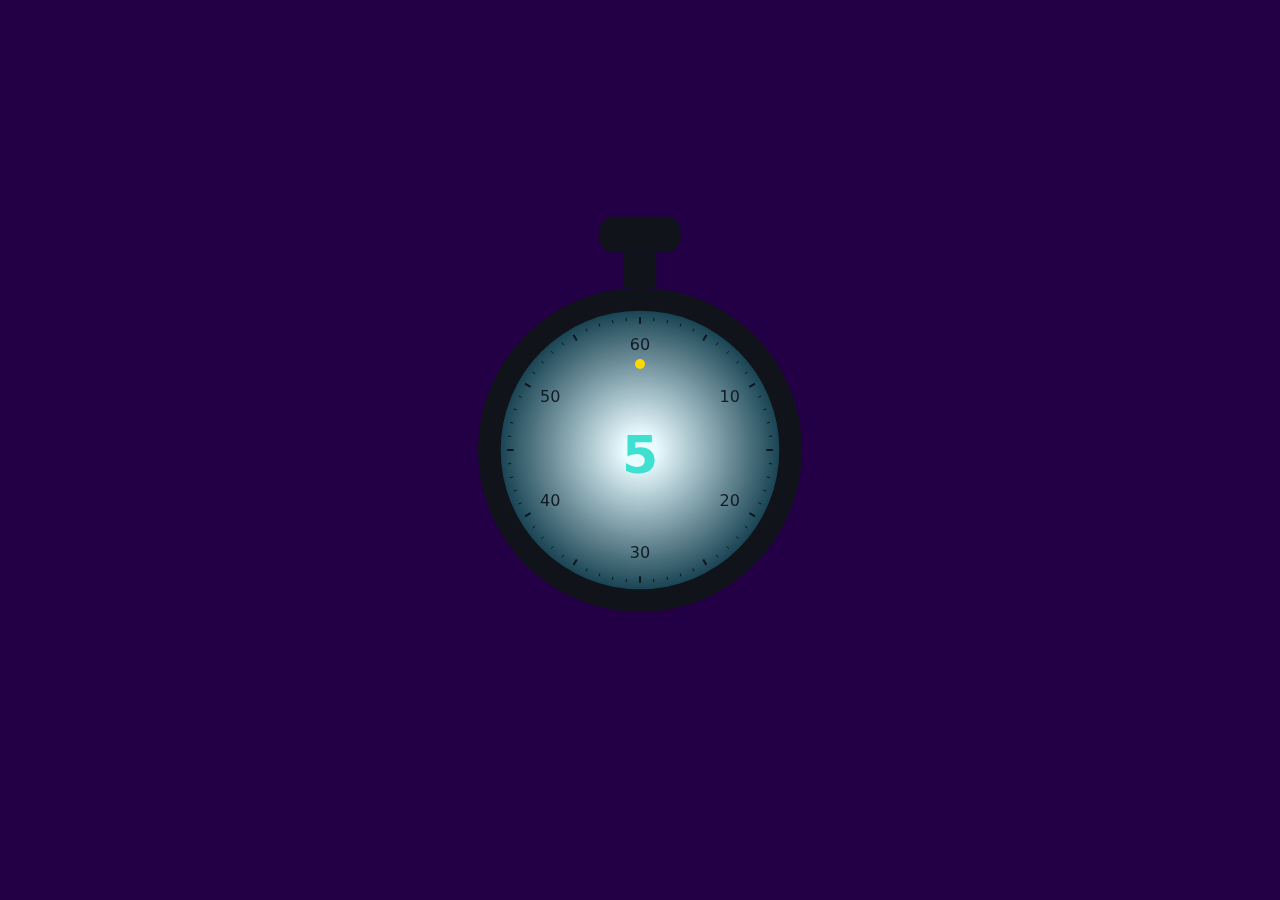
<file: index.html>
<!DOCTYPE html>
<html lang="en">
<head>
  <meta charset="UTF-8" />
  <meta name="viewport" content="width=device-width, initial-scale=1.0" />
  <title>New Year 2026</title>
  <link rel="stylesheet" href="style.css" />
</head>
<body>

  <div class="overlay"></div>

  <div class="container">
    <div class="stopwatch" id="stopwatch">
  <div class="ring"></div>
  <div class="hand" id="hand"></div>
  <div class="center-dot"></div>
  <div class="time" id="timeText">10</div>
</div>


<div class="hero-wrapper hidden" id="heroWrapper">
  <div class="light-rays"></div>

  <h1 class="new-year" id="newYearText">
    Happy New Year <span class="gold-sweep">2026</span>
  </h1>
</div>

<canvas id="writeCanvas"></canvas>



  <script src="script.js"></script>
</body>
</html>
</file>
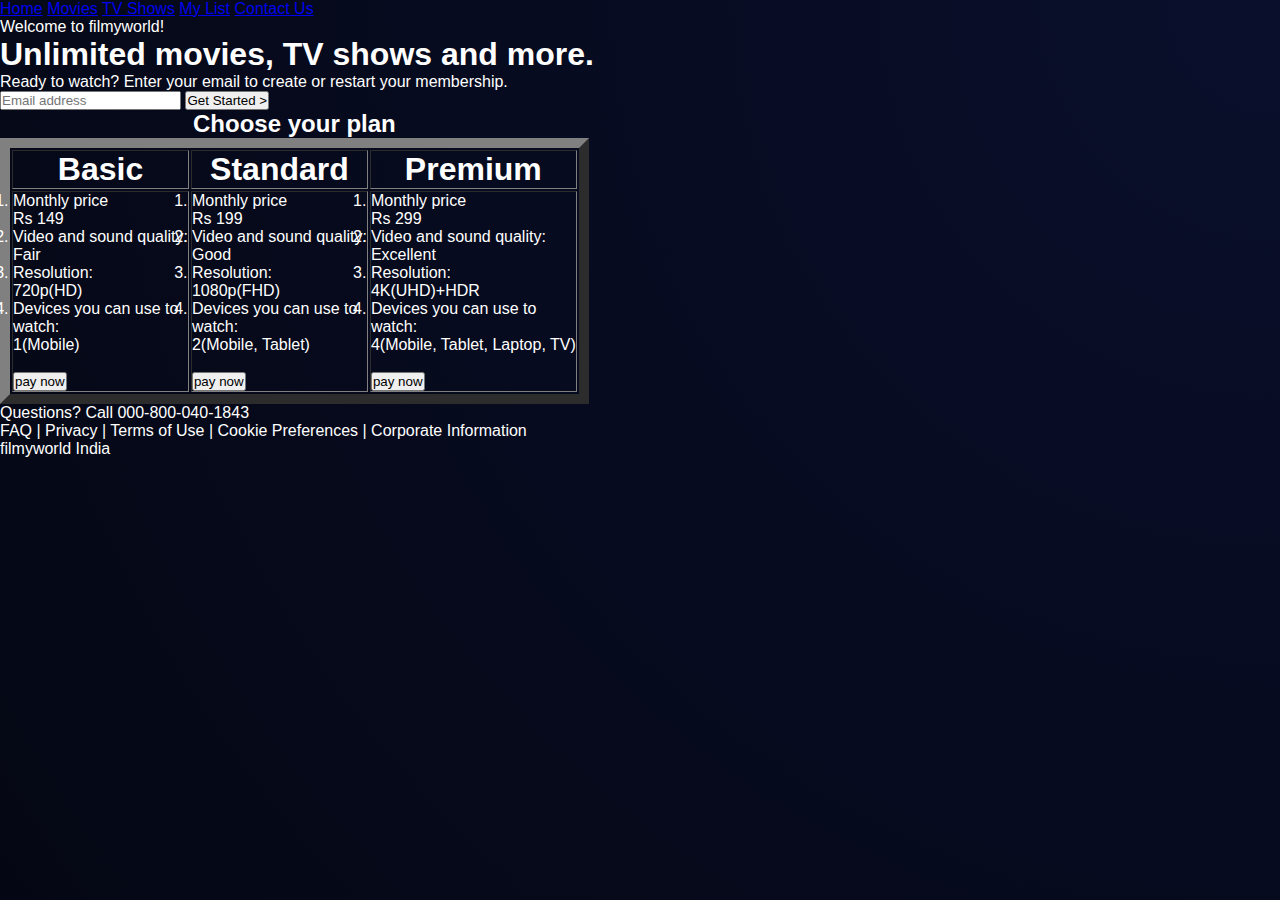
<file: index1.html>
<!DOCTYPE html>
<html lang="en">
<head>
    <meta charset="UTF-8">
    <meta name="viewport" content="width=device-width, initial-scale=1.0">
    <title>Document</title>
</head>
<link rel="stylesheet" href="style.css">
<body>
    <div id="navbar">
        
            <a href="index1.html">Home</a>
            <a href="index2.html">Movies</a>
            <a href="index3.html">TV Shows</a>
            
            <a href="index4.html">My List</a>
            <a href="index5.html">Contact Us</a>
            </div>

    <div id="welcome">
        <p> Welcome to filmyworld!</p>
    </div>

<div id="intro">
    <h1>Unlimited movies, TV shows and more.</h1>
    <p>Ready to watch? Enter your email to create or restart your membership.</p>
    <form action="">
        <input type="email" name="email" id="email" placeholder="Email address">
        <button type="submit" id="getstarted">Get Started ></button>
    </form>
</div>
<div id="plans">
<table align="center" border="10px" border-color= white font-size: 20px; line-height:40px><caption><h2>Choose your plan</h2></caption>
        
            <th><h1>Basic</h1></th>
            <th><h1>Standard</h1></th>
            <th><h1>Premium</h1></th>
        </tr></div>
        <tbody>
        <tr>
    
            <td> <ol>
            <li>Monthly price<br>Rs 149 </li>
            <li>Video and sound quality:<br> Fair</li>
            <li> Resolution: <br>720p(HD)</li>
            <li>Devices you can use to<br> watch:<br> 1(Mobile)</li>
            <br><a href="https://pay.google.com/intl/en_in/about/">
                <button type="submit" id="pay now">pay now</button></a>
            
            </ol> </td>
            <td><ol>
                <li>Monthly price<br>Rs 199 </li>
                <li>Video and sound quality:<br> Good</li>
                <li> Resolution: <br>1080p(FHD)</li>
                <li>Devices you can use to<br> watch:<br> 2(Mobile, Tablet)</li>
                <br><a href="https://pay.google.com/intl/en_in/about/">
                <button type="submit" id="pay now">pay now</button></a>
            </ol> </td>
            <td><ol>
                <li>Monthly price<br>Rs 299 </li>
                <li>Video and sound quality:<br> Excellent</li>
                <li> Resolution: <br>4K(UHD)+HDR</li>
                <li>Devices you can use to<br> watch:<br> 4(Mobile, Tablet, Laptop, TV)</li>
                <br><a href="https://pay.google.com/intl/en_in/about/">
                <button type="submit" id="pay now">pay now</button></a>
            </ol> </td> 
        </tr>
        </tbody>
    </table>
<footer>
    <p>Questions? Call 000-800-040-1843</p>
    <p>FAQ | Privacy | Terms of Use | Cookie Preferences | Corporate Information</p>
    <p>filmyworld India</p>
</footer>

</body>
</html>
</file>
<file: style.css>
* {
  margin: 0;
  padding: 0;
  box-sizing: border-box;
  font-family: 'Inter', 'Poppins', sans-serif;
}

body {
  height: 100vh;
  background: radial-gradient(circle at top, #0a0f2c, #020409);
  background-size: 200% 200%;
  animation: bgDrift 20s ease-in-out infinite;
  overflow: hidden;
  color: white;
}


.overlay {
  position: fixed;
  inset: 0;
  background: linear-gradient(180deg, rgba(255,255,255,0.03), transparent);
  transition: background 1.5s ease;
}


.container {
  position: relative;
  z-index: 2;
  height: 100%;
  display: flex;
  flex-direction: column;
  justify-content: center;
  align-items: center;
}


.stopwatch {
  position: relative;
  width: 220px;
  height: 220px;
  border-radius: 50%;
  display: grid;
  place-items: center;
  margin-bottom: 40px;
  animation: pulse 1.2s infinite ease-in-out;
}

.ring {
  position: absolute;
  inset: 0;
  border-radius: 50%;
  border: 3px solid rgba(255,255,255,0.3);
  box-shadow: 0 0 30px rgba(255,215,0,0.15);
}

.hand {
  position: absolute;
  width: 3px;
  height: 80px;
  background: gold;
  transform-origin: bottom center;
  top: 30px;
  border-radius: 10px;
}

.center-dot {
  width: 10px;
  height: 10px;
  background: gold;
  border-radius: 50%;
  z-index: 2;
}

.time {
  font-size: 3rem;
  font-weight: 600;
}


.new-year {
  font-size: 4rem;
  letter-spacing: 3px;
  text-align: center;
  opacity: 0;
  transform: scale(0.6);
  text-shadow:
    0 0 20px rgba(255,215,0,0.6),
    0 0 60px rgba(255,215,0,0.25);
  animation:
    heroPop 1.6s cubic-bezier(0.22,1,0.36,1) forwards,
    breathe 8s ease-in-out infinite;
}


.gold-sweep {
  position: relative;
  display: inline-flex;
  align-items: center;
  justify-content: center;
  color: gold;
  line-height: 1;
  padding: 0 0.05em; 
}


.gold-sweep::after {
  content: "";
  position: absolute;
  inset: -15%;
  background: linear-gradient(
    120deg,
    transparent 0%,
    rgba(255,255,255,0.15) 30%,
    rgba(255,215,0,0.85) 50%,
    rgba(255,255,255,0.15) 70%,
    transparent 100%
  );
  transform: translateX(-120%);
  animation: sweep 4.5s ease-in-out infinite;
  pointer-events: none;
}


canvas {
  position: fixed;
  inset: 0;
  z-index: 1;
}


.hidden {
  display: none;
}

.fade-out {
  opacity: 0;
  transform: scale(0.9);
}


@keyframes heroPop {
  0% {
    opacity: 0;
    transform: scale(0.4);
  }
  60% {
    opacity: 1;
    transform: scale(1.08);
  }
  100% {
    transform: scale(1);
  }
}

@keyframes breathe {
  0%, 100% {
    transform: scale(1);
    text-shadow:
      0 0 20px rgba(255,215,0,0.5),
      0 0 50px rgba(255,215,0,0.2);
  }
  50% {
    transform: scale(1.025);
    text-shadow:
      0 0 30px rgba(255,215,0,0.8),
      0 0 70px rgba(255,215,0,0.4);
  }
}

@keyframes pulse {
  0%, 100% {
    transform: scale(1);
  }
  50% {
    transform: scale(1.02);
  }
}

@keyframes sweep {
  0% { transform: translateX(-120%); }
  40% { transform: translateX(120%); }
  100% { transform: translateX(120%); }
}



@media (max-width: 600px) {
  .new-year {
    font-size: 2.8rem;
  }
  .time {
    font-size: 2.2rem;
  }
}

@keyframes bgDrift {
  0% {
    background-position: 50% 0%;
  }
  50% {
    background-position: 50% 100%;
  }
  100% {
    background-position: 50% 0%;
  }
}
</file>
